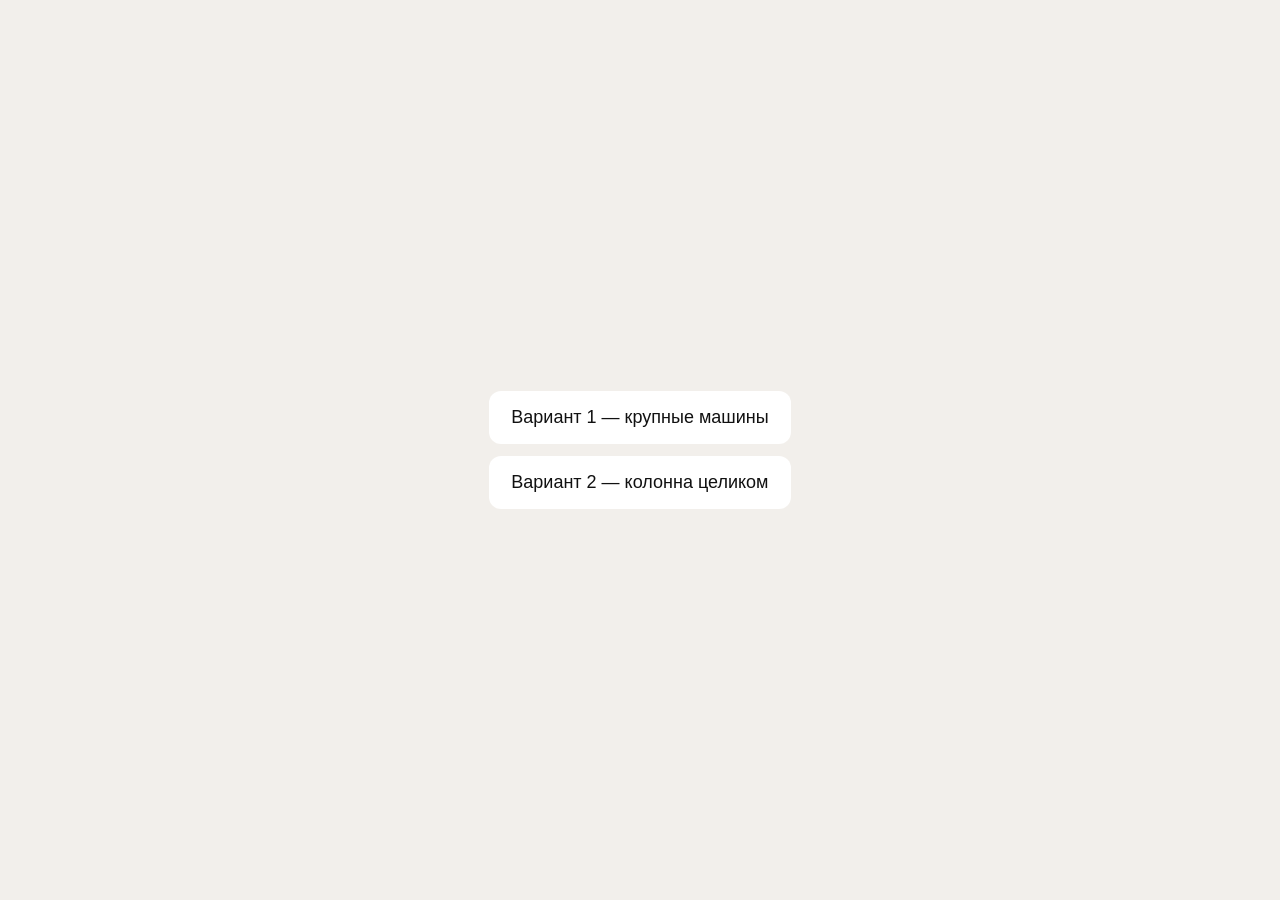
<file: index.html>
<!doctype html>
<html lang="ru">
<head><meta charset="utf-8"><meta name="robots" content="noindex, nofollow"><title>Haier — баннеры</title>
<meta http-equiv="refresh" content="0; url=Haier/Banners/KolonnaBanner/"></head>
<body><a href="Haier/Banners/KolonnaBanner/">Haier — баннер колонны</a></body>
</html>
</file>
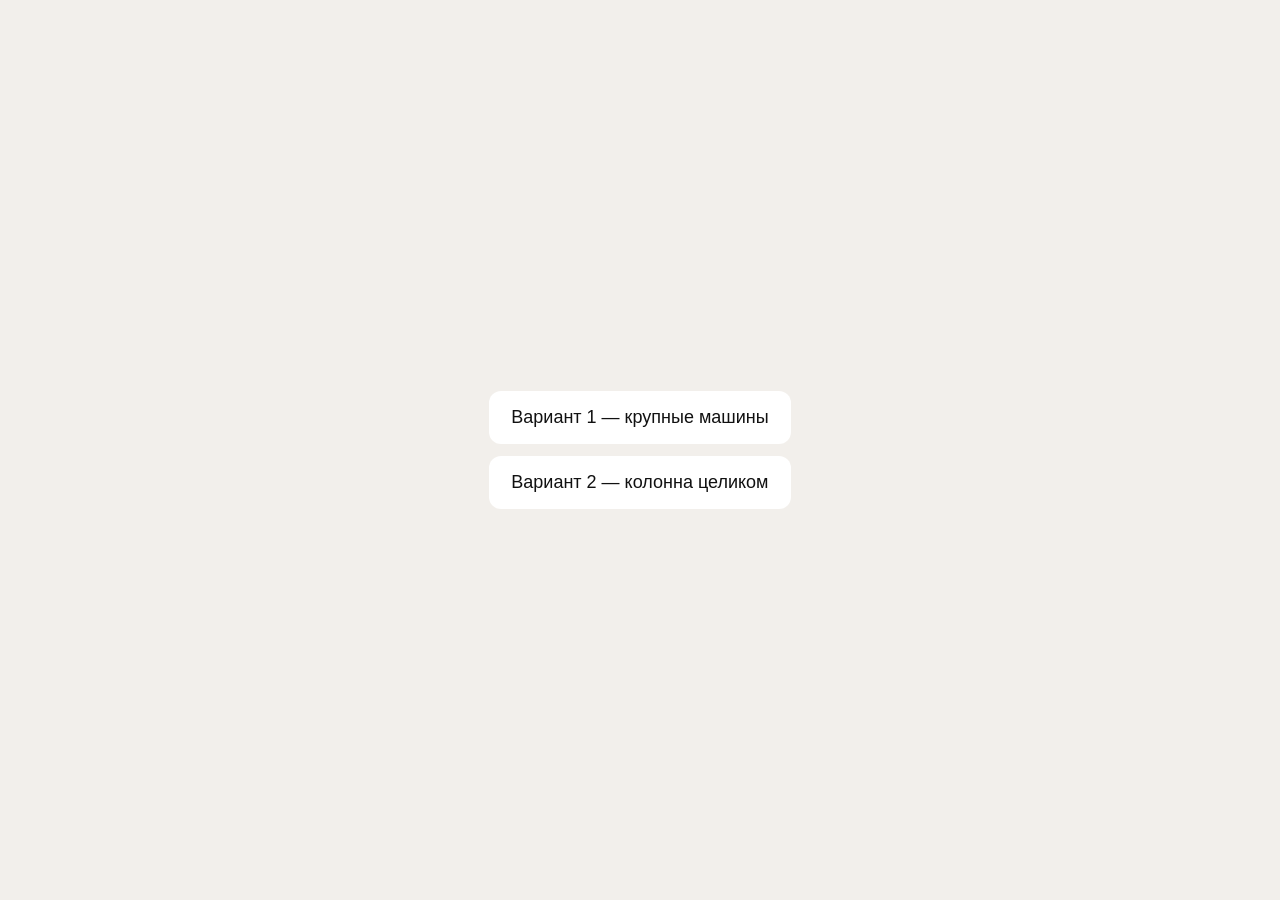
<file: Haier/Banners/KolonnaBanner/index.html>
<!doctype html>
<html lang="ru">
<head>
<meta charset="utf-8">
<meta name="viewport" content="width=device-width, initial-scale=1">
<meta name="robots" content="noindex, nofollow">
<title>Haier — баннер колонны</title>
<style>
  body { margin: 0; min-height: 100vh; display: flex; align-items: center; justify-content: center; background: #f2efeb; font: 18px/1.4 Arial, sans-serif; color: #111; }
  main { display: flex; flex-direction: column; gap: 12px; }
  a { display: block; padding: 14px 22px; border-radius: 12px; background: #fff; color: #111; text-decoration: none; }
  a:hover { background: #22b0f3; color: #fff; }
</style>
</head>
<body>
<main>
  <a href="v1/">Вариант 1 — крупные машины</a>
  <a href="v2/">Вариант 2 — колонна целиком</a>
</main>
</body>
</html>
</file>
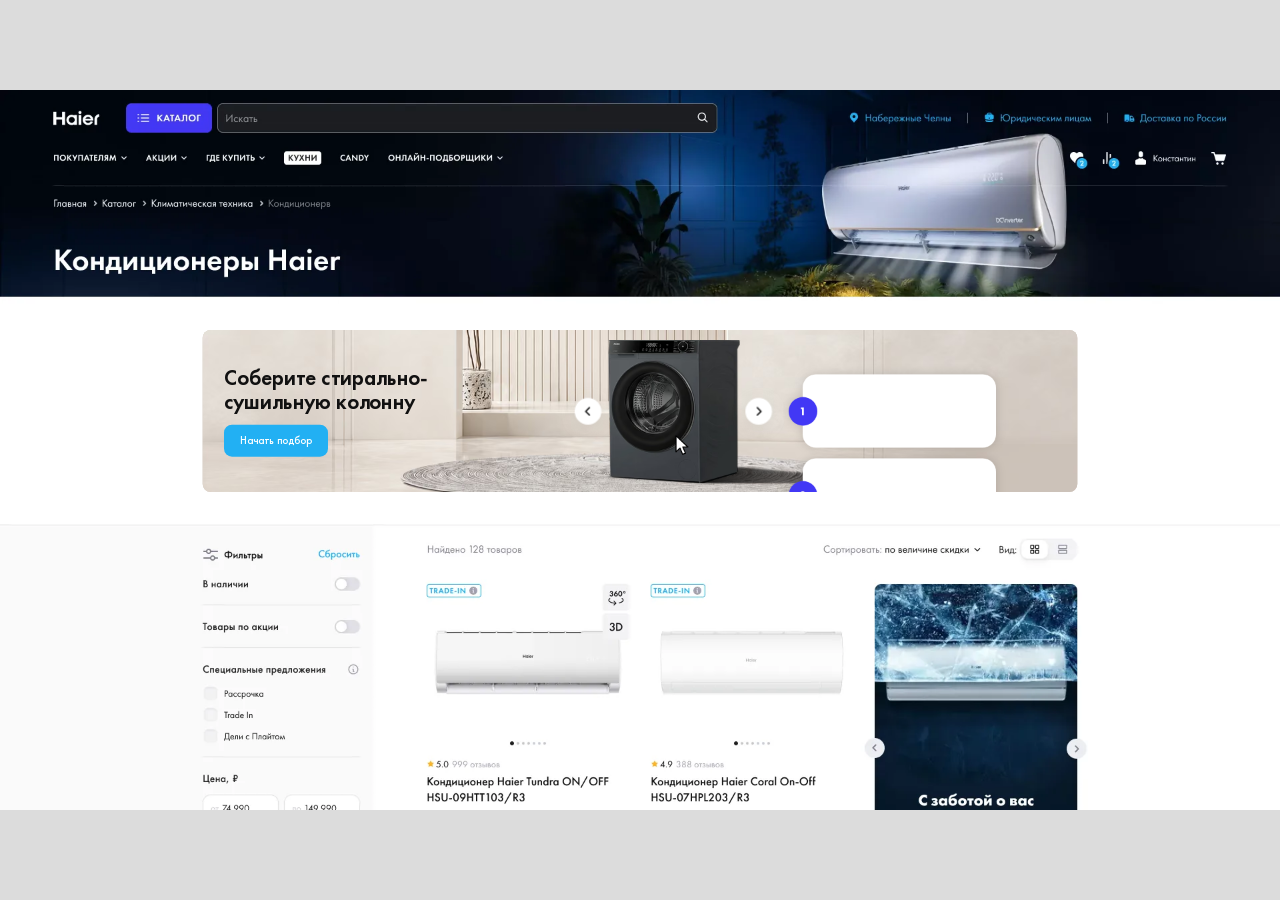
<file: Haier/Banners/KolonnaBanner/v1/index.html>
<!doctype html>
<html lang="ru">
<head>
<meta charset="utf-8">
<meta name="viewport" content="width=device-width, initial-scale=1">
<title>Haier — баннер колонны, вариант 3b</title>
<link rel="preload" href="assets/fonts/FuturaPT-Demi.woff2" as="font" type="font/woff2" crossorigin>
<link rel="preload" href="assets/fonts/FuturaPT-Medium.woff2" as="font" type="font/woff2" crossorigin>
<link rel="preload" href="assets/bg.avif" as="image" type="image/avif">
<link rel="stylesheet" href="banner-v3.css">
<style>
  html, body { margin: 0; height: 100%; background: #dcdcdc; overflow: hidden; }
  /* страница-подложка 1920x1080 — картинкой, масштаб под окно */
  .stage { position: absolute; left: 50%; top: 50%; width: 1920px; height: 1080px;
           transform-origin: 0 0; background: #fff url(assets/page.webp) 0 0 / 1920px 1080px no-repeat; }
  .stage .kb { position: absolute; left: 304px; top: 360px; }
</style>
</head>
<body>
<div class="stage" id="stage">

  <section class="kb kb--build" aria-label="Соберите стирально-сушильную колонну">
    <div class="kb__scene">
      <div class="kb__world">
        <picture><source type="image/avif" srcset="assets/bg.avif"><img class="kb__bg3" src="assets/bg.webp" alt=""></picture>
      </div>
    </div>
    <!-- машины — отдельным слоем с той же камерой: при отдалении колонна выходит за верх баннера -->
    <div class="kb__mscene">
      <div class="kb__world kb__mworld">
        <div class="kb__dryers"></div>
        <div class="kb__links"></div>
        <div class="kb__washers"></div>
      </div>
    </div>

    <div class="kb__text">
      <h2 class="kb__title">Соберите стирально-<br>сушильную колонну</h2>
      <a class="kb__cta" href="#">Начать подбор</a>
    </div>

    <button class="kb__arrow kb__arrow--prev" type="button" aria-label="Предыдущая колонна"><svg width="24" height="24" viewBox="0 0 24 24" aria-hidden="true"><path d="M14.7242 18.1977C15.1147 17.8071 15.1147 17.174 14.7242 16.7834L9.93131 11.9906L14.7242 7.19766C15.1147 6.80713 15.1147 6.17397 14.7242 5.78344C14.3337 5.39292 13.7005 5.39292 13.31 5.78344L7.80999 11.2834C7.41947 11.674 7.41947 12.3071 7.80999 12.6977L13.31 18.1977C13.7005 18.5882 14.3337 18.5882 14.7242 18.1977Z" fill-rule="evenodd" clip-rule="evenodd" fill="currentColor"/></svg></button>
    <button class="kb__arrow kb__arrow--next" type="button" aria-label="Следующая колонна"><svg width="24" height="24" viewBox="0 0 24 24" aria-hidden="true"><path d="M14.7242 18.1977C15.1147 17.8071 15.1147 17.174 14.7242 16.7834L9.93131 11.9906L14.7242 7.19766C15.1147 6.80713 15.1147 6.17397 14.7242 5.78344C14.3337 5.39292 13.7005 5.39292 13.31 5.78344L7.80999 11.2834C7.41947 11.674 7.41947 12.3071 7.80999 12.6977L13.31 18.1977C13.7005 18.5882 14.3337 18.5882 14.7242 18.1977Z" fill-rule="evenodd" clip-rule="evenodd" fill="currentColor"/></svg></button>

    <div class="kb__steps">
      <div class="kb__track">
        <div class="kb__card"><span class="kb__num">1</span><p>Выберите<br>стиральную<br>машину</p><div class="kb__ico kb__ico--svg" data-k="1"><svg width="55" height="55" viewBox="0 0 55 55" fill="none" xmlns="http://www.w3.org/2000/svg" aria-hidden="true">
<g id="Group 1">
<rect id="Rectangle 93995" width="55" height="55" rx="5" fill="#E9F7FE"/>
<rect id="Rectangle 93989" x="13.7402" y="10.625" width="25.163" height="32.5" rx="2.96241" fill="white" stroke-width="1.25" stroke="#4B4B4B"/>
<g id="Ellipse 5">
<ellipse cx="26.3212" cy="30.2499" rx="9.03604" ry="8.775" fill="white"/>
<mask id="stroke0_0_93" fill="white">
<path d="M35.3572 30.2499C35.3572 35.0962 31.3117 39.0249 26.3212 39.0249C21.3307 39.0249 17.2852 35.0962 17.2852 30.2499C17.2852 25.4036 21.3307 21.4749 26.3212 21.4749C31.3117 21.4749 35.3572 25.4036 35.3572 30.2499Z"/>
</mask>
<ellipse cx="26.3212" cy="30.2499" rx="9.03604" ry="8.775" stroke-width="2.5" stroke="#4B4B4B" mask="url(#stroke0_0_93)"/>
</g>
<g id="Ellipse 3">
<ellipse cx="31.5355" cy="14.3874" rx="1.04262" ry="1.0125" fill="white"/>
<ellipse cx="31.5355" cy="14.3874" rx="1.04262" ry="1.0125" fill="#4B4B4B"/>
</g>
<g id="Ellipse 4">
<ellipse cx="34.3187" cy="14.3874" rx="1.04262" ry="1.0125" fill="white"/>
<ellipse cx="34.3187" cy="14.3874" rx="1.04262" ry="1.0125" fill="#4B4B4B"/>
</g>
<g clip-path="url(#kbWaveClip)"><path class="kb__wave" d="M8.00 29.385 L8.25 29.500 L8.50 29.618 L8.75 29.727 L9.00 29.814 L9.25 29.870 L9.50 29.890 L9.75 29.870 L10.00 29.814 L10.25 29.727 L10.50 29.618 L10.75 29.500 L11.00 29.385 L11.25 29.286 L11.50 29.213 L11.75 29.175 L12.00 29.175 L12.25 29.213 L12.50 29.286 L12.75 29.385 L13.00 29.500 L13.25 29.618 L13.50 29.727 L13.75 29.814 L14.00 29.870 L14.25 29.890 L14.50 29.870 L14.75 29.814 L15.00 29.727 L15.25 29.618 L15.50 29.500 L15.75 29.385 L16.00 29.286 L16.25 29.213 L16.50 29.175 L16.75 29.175 L17.00 29.213 L17.25 29.286 L17.50 29.385 L17.75 29.500 L18.00 29.618 L18.25 29.727 L18.50 29.814 L18.75 29.870 L19.00 29.890 L19.25 29.870 L19.50 29.814 L19.75 29.727 L20.00 29.618 L20.25 29.500 L20.50 29.385 L20.75 29.286 L21.00 29.213 L21.25 29.175 L21.50 29.175 L21.75 29.213 L22.00 29.286 L22.25 29.385 L22.50 29.500 L22.75 29.618 L23.00 29.727 L23.25 29.814 L23.50 29.870 L23.75 29.890 L24.00 29.870 L24.25 29.814 L24.50 29.727 L24.75 29.618 L25.00 29.500 L25.25 29.385 L25.50 29.286 L25.75 29.213 L26.00 29.175 L26.25 29.175 L26.50 29.213 L26.75 29.286 L27.00 29.385 L27.25 29.500 L27.50 29.618 L27.75 29.727 L28.00 29.814 L28.25 29.870 L28.50 29.890 L28.75 29.870 L29.00 29.814 L29.25 29.727 L29.50 29.618 L29.75 29.500 L30.00 29.385 L30.25 29.286 L30.50 29.213 L30.75 29.175 L31.00 29.175 L31.25 29.213 L31.50 29.286 L31.75 29.385 L32.00 29.500 L32.25 29.618 L32.50 29.727 L32.75 29.814 L33.00 29.870 L33.25 29.890 L33.50 29.870 L33.75 29.814 L34.00 29.727 L34.25 29.618 L34.50 29.500 L34.75 29.385 L35.00 29.286 L35.25 29.213 L35.50 29.175 L35.75 29.175 L36.00 29.213 L36.25 29.286 L36.50 29.385 L36.75 29.500 L37.00 29.618 L37.25 29.727 L37.50 29.814 L37.75 29.870 L38.00 29.890 L38.25 29.870 L38.50 29.814 L38.75 29.727 L39.00 29.618 L39.25 29.500 L39.50 29.385 L39.75 29.286 L40.00 29.213 L40.25 29.175 L40.50 29.175 L40.75 29.213 L41.00 29.286 L41.25 29.385 L41.50 29.500 L41.75 29.618 L42.00 29.727 L42.25 29.814 L42.50 29.870 L42.75 29.890 L43.00 29.870 L43.25 29.814 L43.50 29.727 L43.75 29.618 L44.00 29.500 L44.25 29.385 L44.50 29.286 L44.75 29.213 L45.00 29.175 L45.25 29.175 L45.50 29.213 L45.75 29.286 L46.00 29.385 L46.00 30.825 L45.75 30.726 L45.50 30.653 L45.25 30.615 L45.00 30.615 L44.75 30.653 L44.50 30.726 L44.25 30.825 L44.00 30.940 L43.75 31.058 L43.50 31.167 L43.25 31.254 L43.00 31.310 L42.75 31.330 L42.50 31.310 L42.25 31.254 L42.00 31.167 L41.75 31.058 L41.50 30.940 L41.25 30.825 L41.00 30.726 L40.75 30.653 L40.50 30.615 L40.25 30.615 L40.00 30.653 L39.75 30.726 L39.50 30.825 L39.25 30.940 L39.00 31.058 L38.75 31.167 L38.50 31.254 L38.25 31.310 L38.00 31.330 L37.75 31.310 L37.50 31.254 L37.25 31.167 L37.00 31.058 L36.75 30.940 L36.50 30.825 L36.25 30.726 L36.00 30.653 L35.75 30.615 L35.50 30.615 L35.25 30.653 L35.00 30.726 L34.75 30.825 L34.50 30.940 L34.25 31.058 L34.00 31.167 L33.75 31.254 L33.50 31.310 L33.25 31.330 L33.00 31.310 L32.75 31.254 L32.50 31.167 L32.25 31.058 L32.00 30.940 L31.75 30.825 L31.50 30.726 L31.25 30.653 L31.00 30.615 L30.75 30.615 L30.50 30.653 L30.25 30.726 L30.00 30.825 L29.75 30.940 L29.50 31.058 L29.25 31.167 L29.00 31.254 L28.75 31.310 L28.50 31.330 L28.25 31.310 L28.00 31.254 L27.75 31.167 L27.50 31.058 L27.25 30.940 L27.00 30.825 L26.75 30.726 L26.50 30.653 L26.25 30.615 L26.00 30.615 L25.75 30.653 L25.50 30.726 L25.25 30.825 L25.00 30.940 L24.75 31.058 L24.50 31.167 L24.25 31.254 L24.00 31.310 L23.75 31.330 L23.50 31.310 L23.25 31.254 L23.00 31.167 L22.75 31.058 L22.50 30.940 L22.25 30.825 L22.00 30.726 L21.75 30.653 L21.50 30.615 L21.25 30.615 L21.00 30.653 L20.75 30.726 L20.50 30.825 L20.25 30.940 L20.00 31.058 L19.75 31.167 L19.50 31.254 L19.25 31.310 L19.00 31.330 L18.75 31.310 L18.50 31.254 L18.25 31.167 L18.00 31.058 L17.75 30.940 L17.50 30.825 L17.25 30.726 L17.00 30.653 L16.75 30.615 L16.50 30.615 L16.25 30.653 L16.00 30.726 L15.75 30.825 L15.50 30.940 L15.25 31.058 L15.00 31.167 L14.75 31.254 L14.50 31.310 L14.25 31.330 L14.00 31.310 L13.75 31.254 L13.50 31.167 L13.25 31.058 L13.00 30.940 L12.75 30.825 L12.50 30.726 L12.25 30.653 L12.00 30.615 L11.75 30.615 L11.50 30.653 L11.25 30.726 L11.00 30.825 L10.75 30.940 L10.50 31.058 L10.25 31.167 L10.00 31.254 L9.75 31.310 L9.50 31.330 L9.25 31.310 L9.00 31.254 L8.75 31.167 L8.50 31.058 L8.25 30.940 L8.00 30.825Z" fill="#4B4B4B"/></g>
</g>
<defs><clipPath id="kbWaveClip"><ellipse cx="26.3212" cy="30.2499" rx="9.03604" ry="8.775"/></clipPath></defs></svg></div></div>
        <div class="kb__card"><span class="kb__num">2</span><p>Добавьте<br>сушильную<br>машину</p><div class="kb__ico kb__ico--svg" data-k="2"><svg width="55" height="55" viewBox="0 0 55 55" fill="none" xmlns="http://www.w3.org/2000/svg" aria-hidden="true">
<g id="Group 1">
<rect id="Rectangle 93995" width="55" height="55" rx="5" fill="#E9F7FE"/>
<rect id="Rectangle 93989" x="15.2295" y="10.625" width="25.3947" height="32.5" rx="2.92763" fill="white" stroke-width="1.25" stroke="#4B4B4B"/>
<g id="Ellipse 5">
<ellipse cx="27.9288" cy="30.2502" rx="9.1153" ry="8.775" fill="white"/>
<mask id="stroke0_0_74" fill="white">
<path d="M37.0441 30.2502C37.0441 35.0965 32.963 39.0252 27.9288 39.0252C22.8945 39.0252 18.8135 35.0965 18.8135 30.2502C18.8135 25.4039 22.8945 21.4752 27.9288 21.4752C32.963 21.4752 37.0441 25.4039 37.0441 30.2502Z"/>
</mask>
<ellipse cx="27.9288" cy="30.2502" rx="9.1153" ry="8.775" stroke-width="2.5" stroke="#4B4B4B" mask="url(#stroke0_0_74)"/>
</g>
<g id="Ellipse 3">
<ellipse cx="33.1841" cy="14.3874" rx="1.05177" ry="1.0125" fill="white"/>
<ellipse cx="33.1841" cy="14.3874" rx="1.05177" ry="1.0125" fill="#4B4B4B"/>
</g>
<g id="Ellipse 4">
<ellipse cx="35.9892" cy="14.3874" rx="1.05177" ry="1.0125" fill="white"/>
<ellipse cx="35.9892" cy="14.3874" rx="1.05177" ry="1.0125" fill="#4B4B4B"/>
</g>
<g id="Intersect">
</g>
<g id="Group 6">
<path id="Vector 4" class="kb__steam kb__steam--3" pathLength="1" d="M31.5587 25.4077L30.9852 26.3924C30.3416 27.4975 30.3416 28.8632 30.9852 29.9683L31.3248 30.5514C31.9684 31.6565 31.9684 33.0222 31.3248 34.1273L30.8092 35.0125" stroke-width="1.33224" stroke-linecap="round" stroke="#4B4B4B"/>
<path id="Vector 5" class="kb__steam kb__steam--2" pathLength="1" d="M28.3287 25.4077L27.7552 26.3924C27.1116 27.4975 27.1116 28.8632 27.7552 29.9683L28.0948 30.5514C28.7384 31.6565 28.7384 33.0222 28.0948 34.1273L27.5793 35.0125" stroke-width="1.33224" stroke-linecap="round" stroke="#4B4B4B"/>
<path id="Vector 6" class="kb__steam kb__steam--1" pathLength="1" d="M25.1012 25.4077L24.5277 26.3924C23.884 27.4975 23.884 28.8632 24.5277 29.9683L24.8672 30.5514C25.5109 31.6565 25.5109 33.0222 24.8672 34.1273L24.3517 35.0125" stroke-width="1.33224" stroke-linecap="round" stroke="#4B4B4B"/>
</g>
</g>
</svg></div></div>
        <div class="kb__card"><span class="kb__num">3</span><p>Подберите<br>соединительный<br>элемент</p><div class="kb__ico kb__ico--link" data-k="3"><svg width="55" height="55" viewBox="0 0 55 55" fill="none" xmlns="http://www.w3.org/2000/svg" xmlns:xlink="http://www.w3.org/1999/xlink" aria-hidden="true">
<g id="Group 7">
<rect id="Rectangle 93995" width="55" height="55" rx="5" fill="#E9F7FE"/>
<g id="Rectangle 93991" class="kb__pl kb__pl--b">
<use xlink:href="#stroke0_0_60" fill="white"/>
<mask id="stroke1_0_60" fill="white">
<use xlink:href="#stroke0_0_60"/>
</mask>
<path d="M29.5474 38.4845L46.6217 30.7891C47.4075 30.4349 47.4075 29.8607 46.6217 29.5065L29.5474 21.811C28.7616 21.4569 27.4875 21.4569 26.7017 21.811L9.62745 29.5065C8.84163 29.8607 8.84163 30.4349 9.62745 30.7891L26.7017 38.4845C27.4875 38.8387 28.7616 38.8387 29.5474 38.4845Z" stroke-width="2.5" stroke="#4B4B4B" mask="url(#stroke1_0_60)"/>
</g>
<g id="Rectangle 93992" class="kb__pl kb__pl--t">
<use xlink:href="#stroke2_0_60" fill="white"/>
<mask id="stroke3_0_60" fill="white">
<use xlink:href="#stroke2_0_60"/>
</mask>
<path d="M29.5474 33.1891L46.6217 25.4936C47.4075 25.1395 47.4075 24.5652 46.6217 24.2111L29.5474 16.5156C28.7616 16.1615 27.4875 16.1615 26.7017 16.5156L9.62745 24.2111C8.84163 24.5652 8.84163 25.1395 9.62745 25.4936L26.7017 33.1891C27.4875 33.5433 28.7616 33.5433 29.5474 33.1891Z" stroke-width="2.5" stroke="#4B4B4B" mask="url(#stroke3_0_60)"/>
</g>
</g>
<defs>
<path id="stroke0_0_60" d="M9.62745 30.7891C8.84163 30.4349 8.84163 29.8607 9.62745 29.5065L26.7017 21.811C27.4875 21.4569 28.7616 21.4569 29.5474 21.811L46.6217 29.5065C47.4075 29.8607 47.4075 30.4349 46.6217 30.7891L29.5474 38.4845C28.7616 38.8387 27.4875 38.8387 26.7017 38.4845L9.62745 30.7891Z"/>
<path id="stroke2_0_60" d="M9.62745 25.4936C8.84163 25.1395 8.84163 24.5652 9.62745 24.2111L26.7017 16.5156C27.4875 16.1615 28.7616 16.1615 29.5474 16.5156L46.6217 24.2111C47.4075 24.5652 47.4075 25.1395 46.6217 25.4936L29.5474 33.1891C28.7616 33.5433 27.4875 33.5433 26.7017 33.1891L9.62745 25.4936Z"/>
</defs>
</svg></div></div>
      </div>
    </div>

    <div class="kb__cursor" aria-hidden="true">
      <svg viewBox="0 0 22 32"><path d="M2 2v24l6-5.6 4 9.4 4.2-1.8-4-9.2H20z" fill="#fff" stroke="#000" stroke-width="1.6" stroke-linejoin="round"/></svg>
    </div>
  </section>

</div>
<script>
  // вписываем страницу 1920x1080 в окно
  (function () {
    const s = document.getElementById('stage');
    const fit = () => {
      const k = Math.min(innerWidth / 1920, innerHeight / 1080);
      s.style.transform = `scale(${k}) translate(-50%, -50%)`;
    };
    addEventListener('resize', fit); fit();
  })();
</script>
<script src="geo.js"></script>
<script src="banner-v3b.js" defer></script>
</body>
</html>
</file>
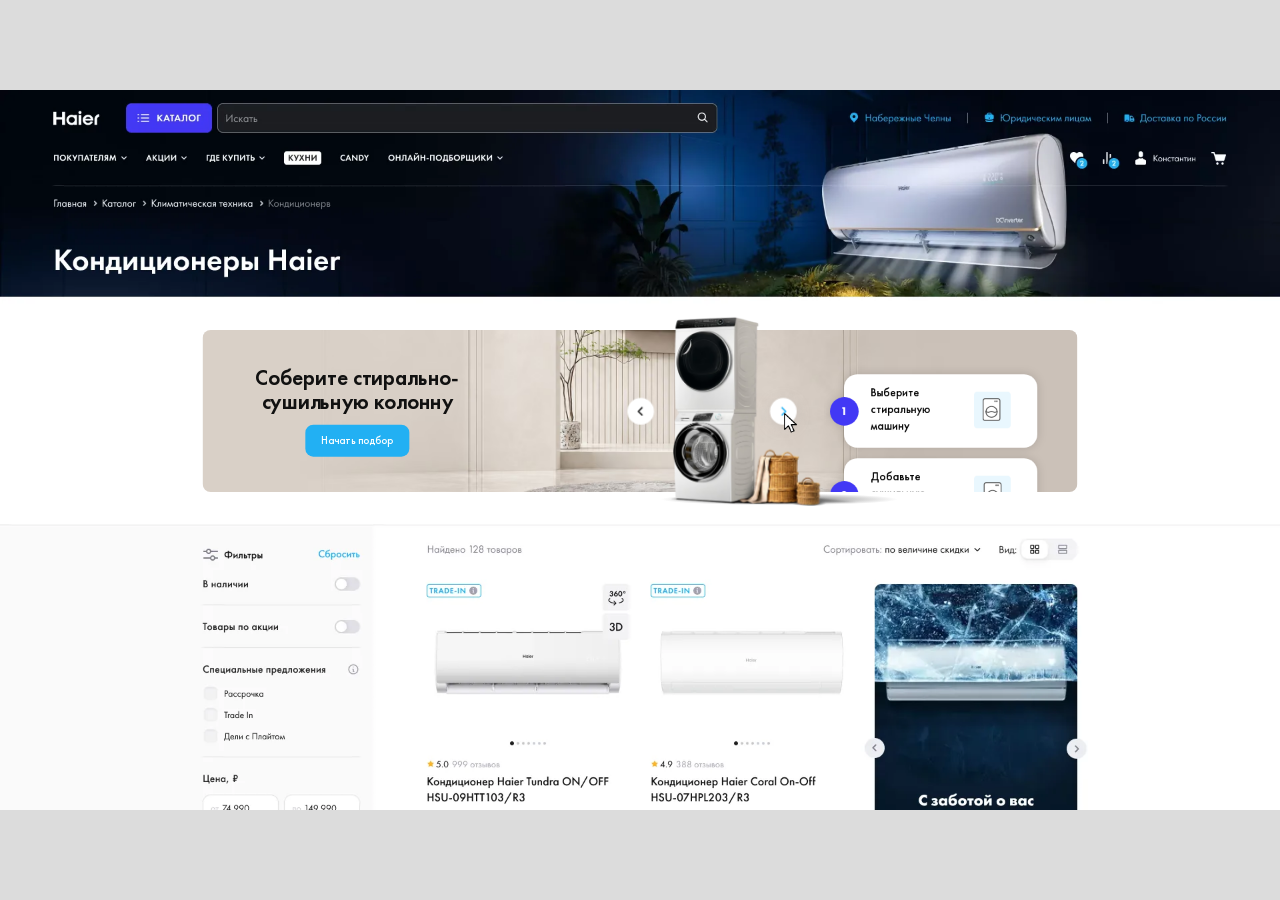
<file: Haier/Banners/KolonnaBanner/v2/index.html>
<!doctype html>
<html lang="ru">
<head>
<meta charset="utf-8">
<meta name="viewport" content="width=device-width, initial-scale=1">
<title>Haier — баннер колонны</title>
<link rel="preload" href="assets/fonts/FuturaPT-Demi.woff2" as="font" type="font/woff2" crossorigin>
<link rel="preload" href="assets/fonts/FuturaPT-Medium.woff2" as="font" type="font/woff2" crossorigin>
<link rel="preload" href="assets/banner-bg.avif" as="image" type="image/avif">
<link rel="stylesheet" href="banner.css">
<style>
  html, body { margin: 0; height: 100%; background: #dcdcdc; overflow: hidden; }
  /* страница-подложка 1920x1080 — картинкой, масштаб под окно */
  .stage { position: absolute; left: 50%; top: 50%; width: 1920px; height: 1080px;
           transform-origin: 0 0; background: #fff url(assets/page.webp) 0 0 / 1920px 1080px no-repeat; }
  .stage .kb { position: absolute; left: 304px; top: 360px; }
</style>
</head>
<body>
<div class="stage" id="stage">

  <section class="kb" aria-label="Соберите стирально-сушильную колонну">
    <div class="kb__bg"></div>

    <div class="kb__text">
      <h2 class="kb__title">Соберите стирально-<br>сушильную колонну</h2>
      <a class="kb__cta" href="#">Начать подбор</a>
    </div>

    <div class="kb__shadow"></div>
    <div class="kb__cols">
      <picture><source type="image/avif" srcset="assets/col2.avif"><img class="kb__col is-on" src="assets/col2.webp" alt="Колонна Haier, вариант 2" decoding="async"></picture>
      <picture><source type="image/avif" srcset="assets/col3.avif"><img class="kb__col" src="assets/col3.webp" alt="Колонна Haier, вариант 3" decoding="async"></picture>
      <picture><source type="image/avif" srcset="assets/col4.avif"><img class="kb__col" src="assets/col4.webp" alt="Колонна Haier, вариант 4" decoding="async"></picture>
      <picture><source type="image/avif" srcset="assets/col1.avif"><img class="kb__col" src="assets/col1.webp" alt="Колонна Haier, вариант 1" decoding="async"></picture>
    </div>
    <picture><source type="image/avif" srcset="assets/baskets.avif"><img class="kb__baskets" src="assets/baskets.webp" alt="" decoding="async"></picture>

    <button class="kb__arrow kb__arrow--prev" type="button" aria-label="Предыдущая колонна"><svg width="24" height="24" viewBox="0 0 24 24" aria-hidden="true"><path d="M14.7242 18.1977C15.1147 17.8071 15.1147 17.174 14.7242 16.7834L9.93131 11.9906L14.7242 7.19766C15.1147 6.80713 15.1147 6.17397 14.7242 5.78344C14.3337 5.39292 13.7005 5.39292 13.31 5.78344L7.80999 11.2834C7.41947 11.674 7.41947 12.3071 7.80999 12.6977L13.31 18.1977C13.7005 18.5882 14.3337 18.5882 14.7242 18.1977Z" fill-rule="evenodd" clip-rule="evenodd" fill="currentColor"/></svg></button>
    <button class="kb__arrow kb__arrow--next" type="button" aria-label="Следующая колонна"><svg width="24" height="24" viewBox="0 0 24 24" aria-hidden="true"><path d="M14.7242 18.1977C15.1147 17.8071 15.1147 17.174 14.7242 16.7834L9.93131 11.9906L14.7242 7.19766C15.1147 6.80713 15.1147 6.17397 14.7242 5.78344C14.3337 5.39292 13.7005 5.39292 13.31 5.78344L7.80999 11.2834C7.41947 11.674 7.41947 12.3071 7.80999 12.6977L13.31 18.1977C13.7005 18.5882 14.3337 18.5882 14.7242 18.1977Z" fill-rule="evenodd" clip-rule="evenodd" fill="currentColor"/></svg></button>

    <div class="kb__steps">
      <div class="kb__track">
        <div class="kb__card"><span class="kb__num">1</span><p>Выберите<br>стиральную<br>машину</p><img src="assets/icon1.svg" alt=""></div>
        <div class="kb__card"><span class="kb__num">2</span><p>Добавьте<br>сушильную<br>машину</p><img src="assets/icon2.svg" alt=""></div>
        <div class="kb__card"><span class="kb__num">3</span><p>Подберите<br>соединительный<br>элемент</p><img src="assets/icon3.svg" alt=""></div>
      </div>
    </div>

    <div class="kb__cursor" aria-hidden="true">
      <svg viewBox="0 0 22 32"><path d="M2 2v24l6-5.6 4 9.4 4.2-1.8-4-9.2H20z" fill="#fff" stroke="#000" stroke-width="1.6" stroke-linejoin="round"/></svg>
    </div>
  </section>

</div>
<script>
  // вписываем страницу 1920x1080 в окно
  (function () {
    const s = document.getElementById('stage');
    const fit = () => {
      const k = Math.min(innerWidth / 1920, innerHeight / 1080);
      s.style.transform = `scale(${k}) translate(-50%, -50%)`;
    };
    addEventListener('resize', fit); fit();
  })();
</script>
<script src="banner.js" defer></script>
</body>
</html>
</file>
<file: Haier/Banners/KolonnaBanner/v1/banner-v3.css>
/* Haier — баннер «Соберите стирально-сушильную колонну». Размер по макету 1312x243. */
@font-face { font-family: "KB Futura"; font-weight: 500; font-display: swap; src: url(assets/fonts/FuturaPT-Medium.woff2) format("woff2"); }
@font-face { font-family: "KB Futura"; font-weight: 600; font-display: swap; src: url(assets/fonts/FuturaPT-Demi.woff2) format("woff2"); }
@font-face { font-family: "KB Futura"; font-weight: 800; font-display: swap; src: url(assets/fonts/FuturaPT-Heavy.woff2) format("woff2"); }

.kb {
  --kb-ease: cubic-bezier(.65, 0, .35, 1);
  --kb-col-ease: cubic-bezier(0.19, 1, 0.22, 1); /* смена колонн — Snappy Out, 1 с */
  position: relative;
  width: 1312px;
  height: 243px;
  font-family: "KB Futura", "Futura PT", Arial, sans-serif;
  -webkit-font-smoothing: antialiased;
  user-select: none;
}
.kb * { box-sizing: border-box; }

/* текст слева */
.kb__text {
  position: absolute; left: 32px; top: 0; width: 400px; height: 100%;
  display: flex; flex-direction: column; align-items: flex-start; justify-content: center; gap: 16px;
}
.kb__title {
  margin: 0; font-weight: 600; font-size: 32px; line-height: 36px; color: #111; text-align: left;
}
.kb__cta {
  display: inline-flex; align-items: center; justify-content: center;
  height: 48px; padding: 0 24px; border-radius: 12px;
  background: #22b0f3; color: #fff; font-weight: 500; font-size: 16px; line-height: 22px;
  text-decoration: none;
  transition: transform .14s ease-out;
}

/* колонна */
.kb__shadow {
  position: absolute; left: 687px; top: 245px; width: 356px; height: 18px;
  background: radial-gradient(closest-side, #737373, rgba(115,115,115,0));
  border-radius: 50%;
}
/* геометрия колонны и корзинок — как картинка колонны в Figma (узел 15702:83179 из кадра 15702:83149: 306x279, top -16, object-contain → масштаб 0.64434 к PSD) */
/* isolation: z-index смены колонн живёт внутри блока и не поднимает их над корзинками */
.kb__cols { position: absolute; left: 699.15px; top: -21.15px; width: 289.95px; height: 285.44px; isolation: isolate; }
.kb__col {
  position: absolute; inset: 0; width: 100%; height: 100%;
  opacity: 0;
  transition: opacity .38s ease, transform 1s var(--kb-col-ease);
  will-change: opacity, transform;
}
.kb__col.is-on { opacity: 1; transform: none; }
/* корзинки — статичны, поверх колонн */
.kb__baskets { position: absolute; left: 801.6px; top: 179.24px; width: 134.67px; height: 83.76px; pointer-events: none; }

/* стрелки */
.kb__arrow {
  position: absolute; top: 101.5px; width: 40px; height: 40px; padding: 8px;
  border: 0; border-radius: 28px; background: #fff;
  filter: drop-shadow(0 4px 10px rgba(180,180,180,.25));
  display: flex; align-items: center; justify-content: center;
  color: #111; /* иконка; ховер — #22b0f3 по Figma (Round Button, узел 15712:93531) */
  transition: transform .14s ease-out, color .15s ease;
  cursor: pointer;
}
.kb__arrow svg { width: 24px; height: 24px; display: block; }
.kb__arrow:hover, .kb__arrow.is-hover { color: #22b0f3; } /* is-hover — под курсором анимации */
.kb__arrow--prev { left: 558px; }  /* правый край 598 — 5 px до машины (603) */
.kb__arrow--next { left: 813.5px; }  /* 5 px от машины (808), 25 px до кружка плашки (878.5) */
.kb__arrow--next svg { transform: scaleX(-1); }
.kb__arrow.is-pressed, .kb__cta.is-pressed { transform: scale(.9); transition-duration: .09s; }

/* шаги справа */
.kb__steps { position: absolute; left: 870px; top: 0; width: 344px; height: 243px; overflow: hidden; }
.kb__track {
  position: absolute; left: 30px; top: 0;
  display: flex; flex-direction: column; gap: 16px;
  will-change: transform;
}
.kb__card {
  position: relative; width: 290px;
  padding: 15px 40px 17.5px;
  display: flex; align-items: center; justify-content: space-between;
  background: #fff; border-radius: 20px;
  filter: drop-shadow(0 0 7.5px rgba(0,0,0,.15));
}
.kb__card p { margin: 0; padding-bottom: 2.5px; font-weight: 500; font-size: 17.5px; line-height: 25px; color: #000; white-space: nowrap; }
.kb__card img { width: 55px; height: 55px; display: block; flex: none; }
.kb__num {
  position: absolute; left: -21.5px; top: 50%; width: 43px; height: 43px; margin-top: -21.5px;
  border-radius: 50%; background: #4238f5;
  color: #fff; font-weight: 800; font-size: 17.5px; line-height: 43px; text-align: center;
}

/* курсор-демонстратор */
.kb__cursor {
  position: absolute; left: 0; top: 0; width: 22px; height: 32px;
  pointer-events: none; z-index: 5;
  transform-origin: 2px 2px;
  will-change: transform;
}
.kb__cursor svg { display: block; width: 100%; height: 100%; transition: transform .12s ease-out; transform-origin: 2px 2px; }
.kb__cursor.is-pressed svg { transform: scale(.85); transition-duration: .08s; }

/* ---------- вариант 3: сцена с камерой ---------- */
.kb__scene { position: absolute; inset: 0; overflow: hidden; border-radius: 12px; background: #d9d0c6; }
.kb__world { position: absolute; left: 0; top: 0; transform-origin: 0 0; will-change: transform; }
.kb__bg3 { position: absolute; left: 0; top: 0; display: block; }
.kb__dryers, .kb__links, .kb__washers { position: absolute; left: 0; top: 0; isolation: isolate; }
/* слой машин: обычно обрезан по баннеру; при отдалении — выпускаем колонну вверх и вниз */
.kb__mscene { position: absolute; inset: 0; pointer-events: none; clip-path: inset(0 round 12px); }
.kb__mscene.is-out { clip-path: inset(-80px 0 -80px 0 round 12px); }
.kb__dryers { will-change: transform; }
.kb__m { position: absolute; display: block; opacity: 0; will-change: opacity, transform; }
.kb__m.is-on { opacity: 1; }
.kb__link { position: absolute; left: 0; display: block; opacity: 0; isolation: isolate; }
/* при отдалении стрелки уходят совсем */
.kb__arrow { transition: transform .14s ease-out, color .15s ease, opacity .25s ease; }
.kb.is-out .kb__arrow { opacity: 0; pointer-events: none; }
/* скрытые стрелки стоят ближе к центру — появляясь, расходятся на 20 px: левая влево, правая вправо */
.kb.is-out .kb__arrow--prev { transform: translateX(20px); }
.kb.is-out .kb__arrow--next { transform: translateX(-20px); }
.kb.is-arrows-in .kb__arrow { transition: opacity 1s cubic-bezier(.645, .045, .355, 1), transform 1s cubic-bezier(.645, .045, .355, 1); }
/* иконки плашек: квадратик — маска, рисунок машины в нём листается справа налево вместе с машинами */
.kb__ico { position: relative; width: 55px; height: 55px; flex: none; overflow: hidden; border-radius: 5px; background: #e9f7fe; }
.kb__ico--link { background: none; }
.kb__ico svg { display: block; overflow: visible; }
.kb__ico-i { position: absolute; left: 0; top: 0; width: 55px; height: 55px; display: block; transform: translateX(55px); }
.kb__ico-i.is-on { transform: none; }
.kb__pl { transform-box: view-box; will-change: transform; }
.kb__baskets3 { position: absolute; display: block; height: auto; pointer-events: none; opacity: 0; }
/* иконка стиральной — волна в люке плывёт справа налево, по кругу */
.kb__ico--svg { background: none; }
.kb__wave { animation: kbWave 1.4s linear infinite; }
@keyframes kbWave { from { transform: translateX(0); } to { transform: translateX(-4.75px); } }
/* иконка сушилки — три струйки пара прорисовываются снизу вверх друг за другом, затем гаснут */
.kb__steam { stroke-dasharray: 1 1; stroke-dashoffset: -1; animation: kbSteam 2.4s cubic-bezier(.645, .045, .355, 1) infinite; }
.kb__steam--2 { animation-delay: .25s; }
.kb__steam--3 { animation-delay: .5s; }
@keyframes kbSteam {
  0% { stroke-dashoffset: -1; opacity: 1; }
  35% { stroke-dashoffset: 0; opacity: 1; }
  70% { stroke-dashoffset: 0; opacity: 1; }
  85% { stroke-dashoffset: 0; opacity: 0; }
  100% { stroke-dashoffset: -1; opacity: 0; }
}
picture { display: contents; }   /* <picture> не даёт своей коробки — позиционируется сама картинка */
/* исчезновение стрелок (отдаление): расходятся от машины на 20 px в прозрачность — тем же изингом, что появление */
.kb.is-gone .kb__arrow { opacity: 0; pointer-events: none; }
.kb.is-gone .kb__arrow--prev { transform: translateX(-20px); }
.kb.is-gone .kb__arrow--next { transform: translateX(20px); }
/* v3b: один раз в начале круга, когда плашки доехали, — у всех сразу быстро проявляются текст и иконки (иконка — с поворотом по часовой) */
.kb--build .kb__card .kb__ico { opacity: 0; transform: rotate(-24deg) scale(.86); }
.kb--build .kb__card.is-built .kb__ico { opacity: 1; transform: none; transition: opacity .3s cubic-bezier(.645, .045, .355, 1), transform .3s cubic-bezier(.645, .045, .355, 1); }
.kb--build .kb__card p { opacity: 0; }
.kb--build .kb__card.is-built p { opacity: 1; transition: opacity .3s cubic-bezier(.645, .045, .355, 1); }
.kb--build .kb__card.is-reset .kb__ico, .kb--build .kb__card.is-reset p { transition: none !important; }
</file>
<file: Haier/Banners/KolonnaBanner/v2/banner.css>
/* Haier — баннер «Соберите стирально-сушильную колонну». Размер по макету 1312x243. */
@font-face { font-family: "KB Futura"; font-weight: 500; font-display: swap; src: url(assets/fonts/FuturaPT-Medium.woff2) format("woff2"); }
@font-face { font-family: "KB Futura"; font-weight: 600; font-display: swap; src: url(assets/fonts/FuturaPT-Demi.woff2) format("woff2"); }
@font-face { font-family: "KB Futura"; font-weight: 800; font-display: swap; src: url(assets/fonts/FuturaPT-Heavy.woff2) format("woff2"); }

.kb {
  --kb-ease: cubic-bezier(.65, 0, .35, 1);
  --kb-col-ease: cubic-bezier(0.19, 1, 0.22, 1); /* смена колонн — Snappy Out, 1 с */
  position: relative;
  width: 1312px;
  height: 243px;
  font-family: "KB Futura", "Futura PT", Arial, sans-serif;
  -webkit-font-smoothing: antialiased;
  user-select: none;
}
.kb * { box-sizing: border-box; }

/* фон */
.kb__bg {
  position: absolute; inset: 0;
  border-radius: 12px;
  background: #d9d0c6 url(assets/banner-bg.webp) center / cover no-repeat;
  background-image: image-set(url(assets/banner-bg.avif) type("image/avif"), url(assets/banner-bg.webp) type("image/webp"));
}

/* текст слева */
.kb__text {
  position: absolute; left: 32px; top: 0; width: 400px; height: 100%;
  display: flex; flex-direction: column; align-items: center; justify-content: center; gap: 16px;
}
.kb__title {
  margin: 0; font-weight: 600; font-size: 32px; line-height: 36px; color: #111; text-align: center;
}
.kb__cta {
  display: inline-flex; align-items: center; justify-content: center;
  height: 48px; padding: 0 24px; border-radius: 12px;
  background: #22b0f3; color: #fff; font-weight: 500; font-size: 16px; line-height: 22px;
  text-decoration: none;
  transition: transform .14s ease-out;
}

/* колонна */
.kb__shadow {
  position: absolute; left: 687px; top: 245px; width: 356px; height: 18px;
  background: radial-gradient(closest-side, #737373, rgba(115,115,115,0));
  border-radius: 50%;
}
/* геометрия колонны и корзинок — как картинка колонны в Figma (узел 15702:83179 из кадра 15702:83149: 306x279, top -16, object-contain → масштаб 0.64434 к PSD) */
/* isolation: z-index смены колонн живёт внутри блока и не поднимает их над корзинками */
.kb__cols { position: absolute; left: 699.15px; top: -21.15px; width: 289.95px; height: 285.44px; isolation: isolate; }
.kb__col {
  position: absolute; inset: 0; width: 100%; height: 100%;
  opacity: 0;
  transition: opacity .38s ease, transform 1s var(--kb-col-ease);
  will-change: opacity, transform;
}
.kb__col.is-on { opacity: 1; transform: none; }
/* корзинки — статичны, поверх колонн */
.kb__baskets { position: absolute; left: 801.6px; top: 179.24px; width: 134.67px; height: 83.76px; pointer-events: none; }

/* стрелки */
.kb__arrow {
  position: absolute; top: 101.5px; width: 40px; height: 40px; padding: 8px;
  border: 0; border-radius: 28px; background: #fff;
  filter: drop-shadow(0 4px 10px rgba(180,180,180,.25));
  display: flex; align-items: center; justify-content: center;
  color: #111; /* иконка; ховер — #22b0f3 по Figma (Round Button, узел 15712:93531) */
  transition: transform .14s ease-out, color .15s ease;
  cursor: pointer;
}
.kb__arrow svg { width: 24px; height: 24px; display: block; }
.kb__arrow:hover, .kb__arrow.is-hover { color: #22b0f3; } /* is-hover — под курсором анимации */
.kb__arrow--prev { left: 637px; }
.kb__arrow--next { left: 851px; }
.kb__arrow--next svg { transform: scaleX(-1); }
.kb__arrow.is-pressed, .kb__cta.is-pressed { transform: scale(.9); transition-duration: .09s; }

/* шаги справа */
.kb__steps { position: absolute; left: 932px; top: 0; width: 344px; height: 243px; overflow: hidden; }
.kb__track {
  position: absolute; left: 30px; top: 0;
  display: flex; flex-direction: column; gap: 16px;
  will-change: transform;
}
.kb__card {
  position: relative; width: 290px;
  padding: 15px 40px 17.5px;
  display: flex; align-items: center; justify-content: space-between;
  background: #fff; border-radius: 20px;
  filter: drop-shadow(0 0 7.5px rgba(0,0,0,.15));
}
.kb__card p { margin: 0; padding-bottom: 2.5px; font-weight: 500; font-size: 17.5px; line-height: 25px; color: #000; white-space: nowrap; }
.kb__card img { width: 55px; height: 55px; display: block; flex: none; }
.kb__num {
  position: absolute; left: -21.5px; top: 50%; width: 43px; height: 43px; margin-top: -21.5px;
  border-radius: 50%; background: #4238f5;
  color: #fff; font-weight: 800; font-size: 17.5px; line-height: 43px; text-align: center;
}

/* курсор-демонстратор */
.kb__cursor {
  position: absolute; left: 0; top: 0; width: 22px; height: 32px;
  pointer-events: none; z-index: 5;
  transform-origin: 2px 2px;
  will-change: transform;
}
.kb__cursor svg { display: block; width: 100%; height: 100%; transition: transform .12s ease-out; transform-origin: 2px 2px; }
.kb__cursor.is-pressed svg { transform: scale(.85); transition-duration: .08s; }
picture { display: contents; }   /* <picture> без своей коробки — позиционируется сама картинка */
</file>
